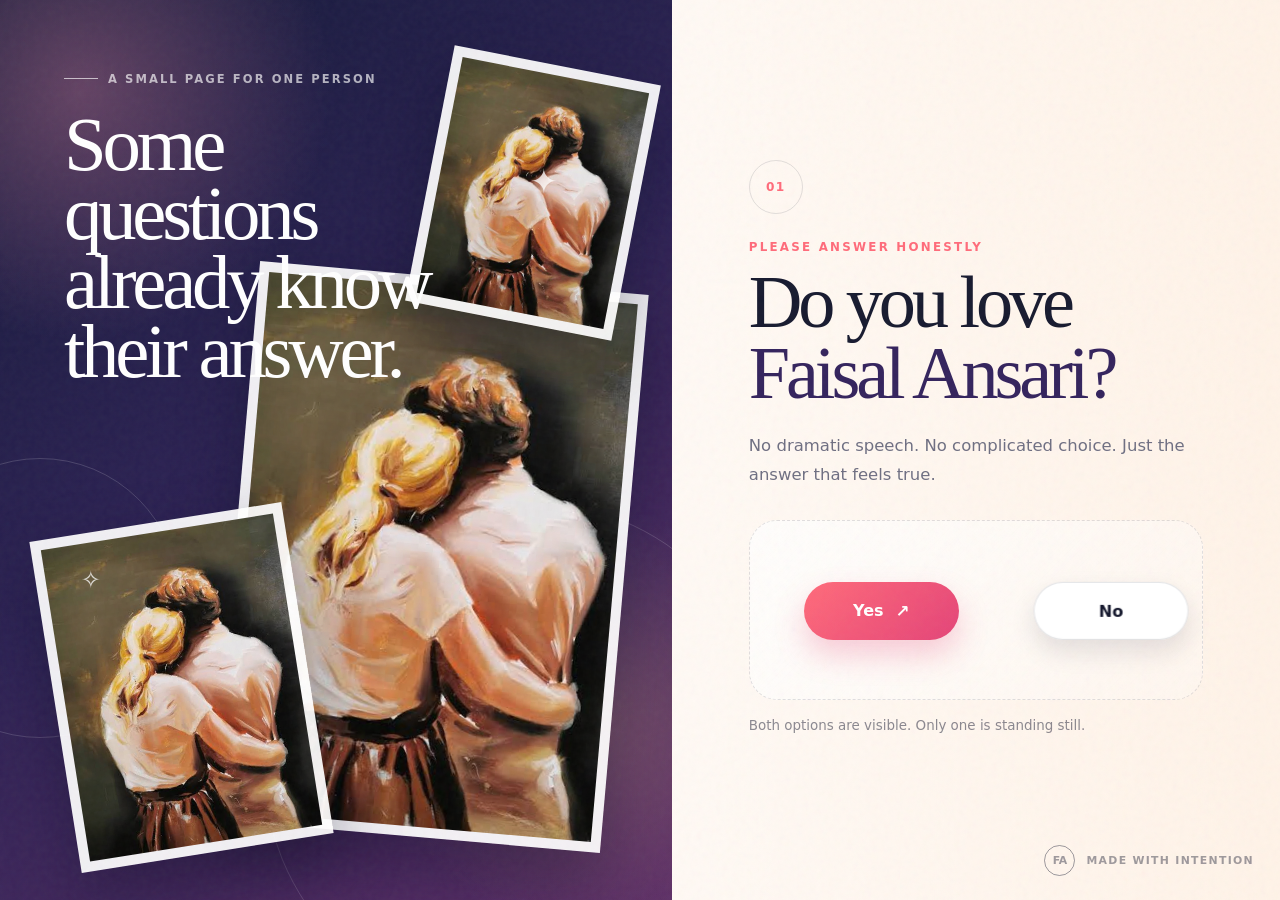
<file: index.html>
<!doctype html>
<html lang="en">
<head>
  <meta charset="utf-8">
  <meta name="viewport" content="width=device-width, initial-scale=1">
  <meta name="theme-color" content="#ff6b7a">
  <meta name="description" content="One simple question, one honest answer.">
  <title>One Question</title>
  <link rel="stylesheet" href="assets/css/site.css">
</head>
<body class="home">
  <div class="noise" aria-hidden="true"></div>

  <main class="split-layout">
    <section class="visual-panel" aria-label="Faisal Ansari photo collage">
      <div class="visual-copy">
        <span class="mini-label">A small page for one person</span>
        <h1>Some questions<br>already know<br>their answer.</h1>
      </div>

      <div class="photo-stack" aria-hidden="true">
        <figure class="photo photo--one">
          <img src="assets/images/portrait-a.jpg" alt="">
        </figure>
        <figure class="photo photo--two">
          <img src="assets/images/portrait-b.jpg" alt="">
        </figure>
        <figure class="photo photo--three">
          <img src="assets/images/portrait-c.jpg" alt="">
        </figure>
      </div>

      <div class="orbit orbit--one" aria-hidden="true"></div>
      <div class="orbit orbit--two" aria-hidden="true"></div>
      <span class="spark spark--a" aria-hidden="true">✦</span>
      <span class="spark spark--b" aria-hidden="true">✧</span>
    </section>

    <section class="question-panel">
      <div class="question-wrap">
        <div class="question-number">01</div>
        <p class="overline">Please answer honestly</p>

        <h2>Do you love<br><strong>Faisal Ansari?</strong></h2>

        <p class="supporting-copy">
          No dramatic speech. No complicated choice. Just the answer that feels true.
        </p>

        <div class="answer-stage" id="answerStage">
          <a class="answer answer--yes" href="yes.html" id="yesButton">
            <span>Yes</span>
            <span class="arrow" aria-hidden="true">↗</span>
          </a>

          <button class="answer answer--no" type="button" id="noButton">
            No
          </button>
        </div>

        <p class="microcopy" id="microcopy" aria-live="polite">
          Both options are visible. Only one is standing still.
        </p>
      </div>

      <div class="corner-note" aria-hidden="true">
        <span>FA</span>
        <b>made with intention</b>
      </div>
    </section>
  </main>

  <script src="assets/js/home.js"></script>
</body>
</html>
</file>
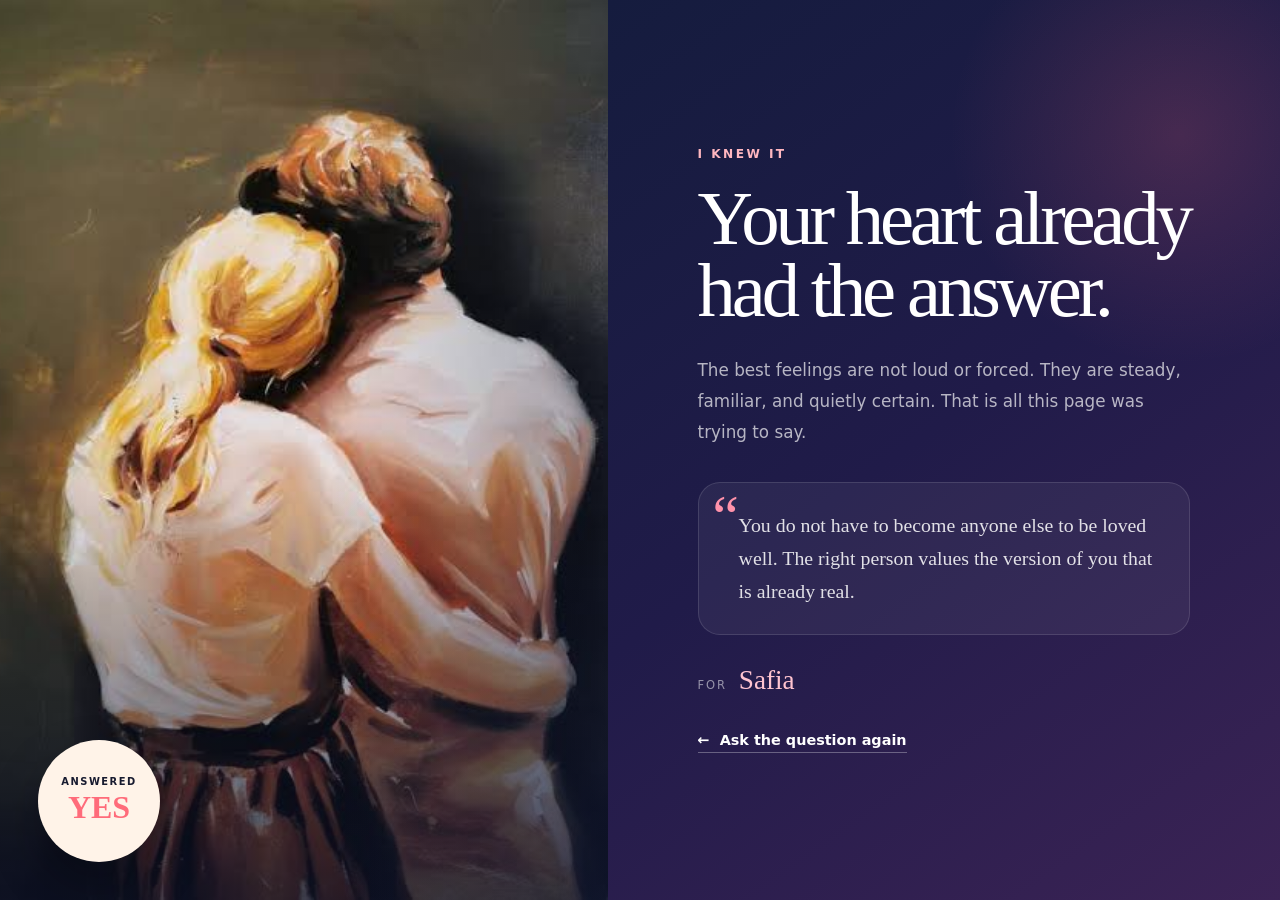
<file: yes.html>
<!doctype html>
<html lang="en">
<head>
  <meta charset="utf-8">
  <meta name="viewport" content="width=device-width, initial-scale=1">
  <meta name="theme-color" content="#131b3a">
  <meta name="description" content="The answer was already there.">
  <title>You Said Yes</title>
  <link rel="stylesheet" href="assets/css/site.css">
</head>
<body class="yes-page">
  <main class="yes-layout">
    <section class="yes-photo">
      <img src="assets/images/portrait-b.jpg" alt="Faisal Ansari">
      <div class="yes-photo__veil" aria-hidden="true"></div>
      <div class="yes-badge">
        <span>answered</span>
        <strong>YES</strong>
      </div>
    </section>

    <section class="yes-message">
      <div class="yes-message__inner">
        <p class="yes-overline">I knew it</p>
        <h1>Your heart already had the answer.</h1>

        <p class="yes-copy">
          The best feelings are not loud or forced. They are steady, familiar,
          and quietly certain. That is all this page was trying to say.
        </p>

        <div class="love-note">
          <span class="love-note__mark">“</span>
          <p>
            You do not have to become anyone else to be loved well.
            The right person values the version of you that is already real.
          </p>
        </div>

        <div class="for-safia">
          <span>For</span>
          <strong>Safia</strong>
        </div>

        <a class="restart-link" href="index.html">
          <span aria-hidden="true">←</span>
          Ask the question again
        </a>
      </div>
    </section>
  </main>

  <div class="confetti-field" id="confettiField" aria-hidden="true"></div>
  <script src="assets/js/yes.js"></script>
</body>
</html>
</file>
<file: assets/css/site.css>
:root {
  --coral: #ff6b7a;
  --pink: #ff8fb1;
  --cream: #fff3e8;
  --paper: #fffdf9;
  --ink: #171a2f;
  --navy: #131b3a;
  --violet: #34235d;
  --muted: #6f6f82;
  --line: rgba(23, 26, 47, .12);
  --shadow: 0 32px 90px rgba(25, 23, 58, .22);
  --ease: cubic-bezier(.2,.8,.2,1);
}

* {
  box-sizing: border-box;
}

html,
body {
  min-height: 100%;
}

body {
  margin: 0;
  font-family: Inter, ui-sans-serif, system-ui, -apple-system, BlinkMacSystemFont, "Segoe UI", sans-serif;
}

button,
a {
  -webkit-tap-highlight-color: transparent;
}

img {
  display: block;
  max-width: 100%;
}

.noise {
  position: fixed;
  z-index: 20;
  inset: 0;
  pointer-events: none;
  opacity: .045;
  background-image: url("data:image/svg+xml,%3Csvg viewBox='0 0 170 170' xmlns='http://www.w3.org/2000/svg'%3E%3Cfilter id='n'%3E%3CfeTurbulence type='fractalNoise' baseFrequency='.85' numOctaves='3' stitchTiles='stitch'/%3E%3C/filter%3E%3Crect width='100%25' height='100%25' filter='url(%23n)' opacity='.9'/%3E%3C/svg%3E");
}

/* ---------------- Home ---------------- */

.home {
  overflow: hidden;
  color: var(--ink);
  background: var(--paper);
}

.split-layout {
  min-height: 100vh;
  display: grid;
  grid-template-columns: minmax(0, 1.05fr) minmax(430px, .95fr);
}

.visual-panel {
  position: relative;
  min-height: 100vh;
  padding: clamp(34px, 5vw, 70px);
  overflow: hidden;
  color: white;
  background:
    radial-gradient(circle at 12% 10%, rgba(255, 150, 175, .32), transparent 25%),
    radial-gradient(circle at 88% 80%, rgba(255, 205, 126, .22), transparent 23%),
    linear-gradient(145deg, #151a3a 0%, #2d2254 48%, #5b2d66 100%);
}

.visual-copy {
  position: relative;
  z-index: 5;
  width: min(520px, 76%);
}

.mini-label {
  display: inline-flex;
  align-items: center;
  gap: 10px;
  margin-bottom: 24px;
  color: rgba(255,255,255,.66);
  font-size: .72rem;
  font-weight: 800;
  letter-spacing: .18em;
  text-transform: uppercase;
}

.mini-label::before {
  content: "";
  width: 34px;
  height: 1px;
  background: currentColor;
}

.visual-copy h1 {
  margin: 0;
  font-family: Georgia, "Times New Roman", serif;
  font-size: clamp(3.4rem, 6vw, 7.3rem);
  font-weight: 400;
  line-height: .9;
  letter-spacing: -.055em;
}

.photo-stack {
  position: absolute;
  inset: 0;
  z-index: 3;
  pointer-events: none;
}

.photo {
  position: absolute;
  margin: 0;
  padding: 10px;
  background: rgba(255,255,255,.93);
  box-shadow: 0 30px 65px rgba(6, 9, 28, .34);
}

.photo img {
  width: 100%;
  height: 100%;
  object-fit: cover;
}

.photo--one {
  width: min(31vw, 390px);
  height: min(45vw, 560px);
  right: 7%;
  bottom: 7%;
  transform: rotate(5deg);
}

.photo--two {
  width: min(21vw, 255px);
  height: min(28vw, 335px);
  left: 8%;
  bottom: 5%;
  transform: rotate(-9deg);
}

.photo--three {
  width: min(17vw, 210px);
  height: min(21vw, 260px);
  right: 5%;
  top: 7%;
  transform: rotate(11deg);
}

.orbit {
  position: absolute;
  z-index: 1;
  border: 1px solid rgba(255,255,255,.16);
  border-radius: 50%;
}

.orbit--one {
  width: 520px;
  height: 520px;
  right: -110px;
  bottom: -120px;
}

.orbit--two {
  width: 280px;
  height: 280px;
  left: -100px;
  bottom: 18%;
}

.spark {
  position: absolute;
  z-index: 6;
  color: rgba(255,255,255,.78);
}

.spark--a {
  top: 18%;
  right: 17%;
  font-size: 2.1rem;
}

.spark--b {
  left: 12%;
  bottom: 34%;
  font-size: 1.5rem;
}

.question-panel {
  position: relative;
  min-height: 100vh;
  display: grid;
  place-items: center;
  padding: clamp(34px, 6vw, 82px);
  background:
    linear-gradient(90deg, rgba(255,255,255,.55), transparent),
    var(--cream);
}

.question-wrap {
  width: min(620px, 100%);
}

.question-number {
  width: 54px;
  height: 54px;
  display: grid;
  place-items: center;
  margin-bottom: 26px;
  border: 1px solid var(--line);
  border-radius: 50%;
  color: var(--coral);
  font-size: .76rem;
  font-weight: 850;
  letter-spacing: .1em;
}

.overline {
  margin: 0 0 13px;
  color: var(--coral);
  font-size: .74rem;
  font-weight: 850;
  letter-spacing: .19em;
  text-transform: uppercase;
}

.question-wrap h2 {
  margin: 0;
  font-family: Georgia, "Times New Roman", serif;
  font-size: clamp(3.3rem, 5.8vw, 6.5rem);
  font-weight: 400;
  line-height: .95;
  letter-spacing: -.055em;
}

.question-wrap h2 strong {
  color: var(--violet);
  font-weight: 500;
}

.supporting-copy {
  max-width: 520px;
  margin: 24px 0 30px;
  color: var(--muted);
  font-size: 1.03rem;
  line-height: 1.75;
}

.answer-stage {
  position: relative;
  width: min(100%, 520px);
  height: 180px;
  border: 1px dashed rgba(23, 26, 47, .13);
  border-radius: 28px;
  background:
    linear-gradient(135deg, rgba(255,255,255,.72), rgba(255,255,255,.25));
  overflow: hidden;
}

.answer {
  width: 155px;
  height: 58px;
  display: inline-flex;
  align-items: center;
  justify-content: center;
  gap: 12px;
  border-radius: 999px;
  font: inherit;
  font-weight: 850;
  cursor: pointer;
  user-select: none;
}

.answer--yes {
  position: absolute;
  left: 54px;
  top: 61px;
  z-index: 2;
  color: white;
  text-decoration: none;
  background: linear-gradient(135deg, var(--coral), #e44478);
  box-shadow: 0 15px 30px rgba(226, 65, 115, .25);
  transition: transform .25s var(--ease), box-shadow .25s var(--ease);
}

.answer--yes:hover {
  transform: translateY(-3px);
  box-shadow: 0 22px 40px rgba(226, 65, 115, .34);
}

.answer--yes .arrow {
  font-size: 1.05rem;
}

.answer--no {
  position: absolute;
  left: calc(100% - 209px);
  top: 61px;
  z-index: 1000;
  color: var(--ink);
  border: 1px solid rgba(23, 26, 47, .12);
  background: rgba(255,255,255,.97);
  box-shadow: 0 12px 26px rgba(24, 23, 49, .12);
  will-change: transform;
  touch-action: none;
}


.answer--no.is-global-runner {
  position: fixed;
  left: 0;
  top: 0;
  margin: 0;
  z-index: 1000;
  pointer-events: none;
  will-change: transform;
  transition: none;
}

.microcopy {
  min-height: 22px;
  margin: 18px 0 0;
  color: rgba(23, 26, 47, .5);
  font-size: .84rem;
}

.corner-note {
  position: absolute;
  right: 26px;
  bottom: 24px;
  display: flex;
  align-items: center;
  gap: 11px;
  color: rgba(23, 26, 47, .42);
}

.corner-note span {
  width: 31px;
  height: 31px;
  display: grid;
  place-items: center;
  border: 1px solid currentColor;
  border-radius: 50%;
  font-size: .68rem;
  font-weight: 850;
}

.corner-note b {
  font-size: .68rem;
  letter-spacing: .12em;
  text-transform: uppercase;
}

/* ---------------- Yes page ---------------- */

.yes-page {
  overflow-x: hidden;
  color: white;
  background: var(--navy);
}

.yes-layout {
  min-height: 100vh;
  display: grid;
  grid-template-columns: minmax(340px, .95fr) minmax(470px, 1.05fr);
}

.yes-photo {
  position: relative;
  min-height: 100vh;
  overflow: hidden;
}

.yes-photo img {
  width: 100%;
  height: 100%;
  object-fit: cover;
  object-position: center top;
}

.yes-photo__veil {
  position: absolute;
  inset: 0;
  background:
    linear-gradient(to right, transparent 55%, rgba(19, 27, 58, .32)),
    linear-gradient(to top, rgba(13, 18, 42, .7), transparent 46%);
}

.yes-badge {
  position: absolute;
  left: 38px;
  bottom: 38px;
  width: 122px;
  height: 122px;
  display: grid;
  place-items: center;
  align-content: center;
  border-radius: 50%;
  color: var(--ink);
  background: var(--cream);
  box-shadow: 0 22px 48px rgba(0,0,0,.26);
}

.yes-badge span {
  font-size: .62rem;
  font-weight: 850;
  letter-spacing: .15em;
  text-transform: uppercase;
}

.yes-badge strong {
  margin-top: 2px;
  color: var(--coral);
  font-family: Georgia, "Times New Roman", serif;
  font-size: 2rem;
}

.yes-message {
  position: relative;
  min-height: 100vh;
  display: grid;
  place-items: center;
  padding: clamp(38px, 7vw, 96px);
  background:
    radial-gradient(circle at 85% 15%, rgba(255, 107, 122, .18), transparent 24%),
    linear-gradient(145deg, #151c3e 0%, #201b49 48%, #3b2355 100%);
}

.yes-message__inner {
  width: min(670px, 100%);
}

.yes-overline {
  margin: 0 0 22px;
  color: #ffb7c0;
  font-size: .76rem;
  font-weight: 850;
  letter-spacing: .2em;
  text-transform: uppercase;
}

.yes-message h1 {
  margin: 0;
  font-family: Georgia, "Times New Roman", serif;
  font-size: clamp(3.6rem, 6vw, 7rem);
  font-weight: 400;
  line-height: .94;
  letter-spacing: -.055em;
}

.yes-copy {
  max-width: 620px;
  margin: 28px 0 0;
  color: rgba(255,255,255,.68);
  font-size: 1.05rem;
  line-height: 1.85;
}

.love-note {
  position: relative;
  max-width: 620px;
  margin-top: 34px;
  padding: 26px 28px 27px 40px;
  border: 1px solid rgba(255,255,255,.12);
  border-radius: 22px;
  background: rgba(255,255,255,.055);
}

.love-note__mark {
  position: absolute;
  left: 14px;
  top: 4px;
  color: #ff92aa;
  font-family: Georgia, "Times New Roman", serif;
  font-size: 3.7rem;
  line-height: 1;
}

.love-note p {
  margin: 0;
  color: rgba(255,255,255,.86);
  font-family: Georgia, "Times New Roman", serif;
  font-size: 1.24rem;
  line-height: 1.65;
}

.for-safia {
  display: flex;
  align-items: baseline;
  gap: 12px;
  margin-top: 30px;
  color: rgba(255,255,255,.52);
  font-size: .72rem;
  letter-spacing: .16em;
  text-transform: uppercase;
}

.for-safia strong {
  color: #ffc4d0;
  font-family: Georgia, "Times New Roman", serif;
  font-size: 1.7rem;
  font-weight: 400;
  letter-spacing: 0;
  text-transform: none;
}

.restart-link {
  width: fit-content;
  display: inline-flex;
  align-items: center;
  gap: 10px;
  margin-top: 36px;
  color: white;
  text-decoration: none;
  border-bottom: 1px solid rgba(255,255,255,.3);
  padding-bottom: 4px;
  font-size: .9rem;
  font-weight: 750;
}

.confetti {
  position: fixed;
  z-index: 5;
  top: -18px;
  width: 8px;
  height: 14px;
  border-radius: 999px;
  background: currentColor;
  pointer-events: none;
  animation: fall linear forwards;
}

@keyframes fall {
  to {
    transform: translate3d(var(--drift), 112vh, 0) rotate(620deg);
    opacity: 0;
  }
}

@media (max-width: 980px) {
  .split-layout,
  .yes-layout {
    grid-template-columns: 1fr;
  }

  .visual-panel {
    min-height: 620px;
  }

  .question-panel {
    min-height: 680px;
  }

  .yes-photo {
    min-height: 650px;
  }

  .yes-message {
    min-height: 720px;
  }
}

@media (max-width: 620px) {
  .visual-panel {
    min-height: 560px;
    padding: 28px 22px;
  }

  .visual-copy {
    width: 92%;
  }

  .photo--one {
    width: 56vw;
    height: 72vw;
    right: 2%;
    bottom: 5%;
  }

  .photo--two {
    width: 40vw;
    height: 50vw;
    left: 0;
    bottom: 1%;
  }

  .photo--three {
    width: 30vw;
    height: 38vw;
    right: 3%;
    top: 7%;
  }

  .question-panel {
    padding: 56px 20px 84px;
  }

  .question-wrap h2 {
    font-size: clamp(3.1rem, 15vw, 4.7rem);
  }

  .answer-stage {
    height: 230px;
  }

  .answer--yes {
    left: 50%;
    top: 42px;
    transform: translateX(-50%);
  }

  .answer--yes:hover {
    transform: translateX(-50%) translateY(-3px);
  }

  .answer--no {
    left: 50%;
    top: 128px;
  }

  .corner-note {
    right: 18px;
    bottom: 15px;
  }

  .yes-photo {
    min-height: 520px;
  }

  .yes-message {
    padding: 58px 24px 72px;
  }

  .yes-message h1 {
    font-size: clamp(3.2rem, 15vw, 5rem);
  }
}

@media (prefers-reduced-motion: reduce) {
  *,
  *::before,
  *::after {
    animation-duration: .001ms !important;
    animation-iteration-count: 1 !important;
    transition-duration: .001ms !important;
  }
}
</file>
